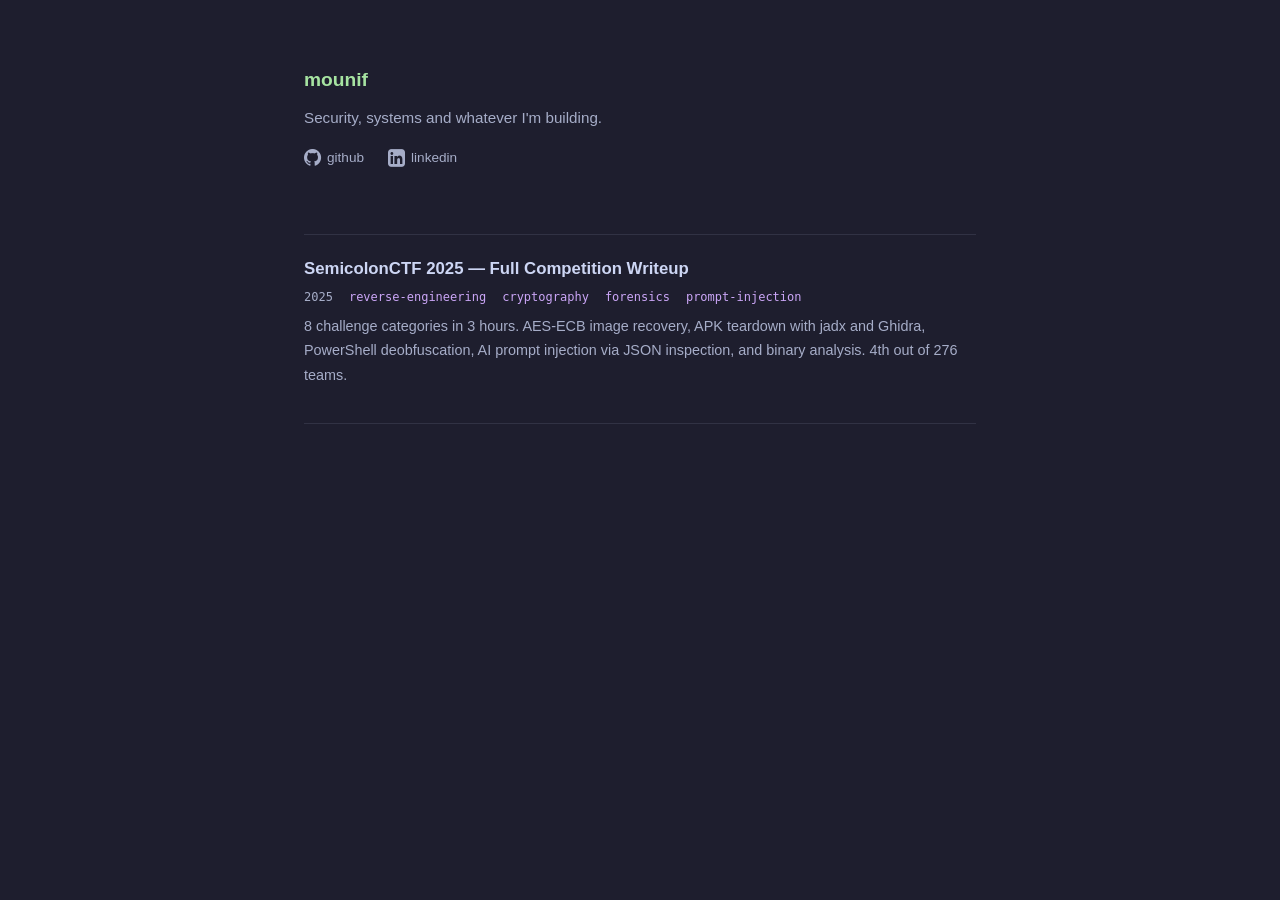
<file: index.html>
<!doctype html>
<html lang="en">
  <head>
    <meta charset="UTF-8" />
    <meta name="viewport" content="width=device-width, initial-scale=1.0" />
    <link rel="stylesheet" href="style.css" />
    <link
      rel="stylesheet"
      href="https://cdnjs.cloudflare.com/ajax/libs/font-awesome/4.7.0/css/font-awesome.min.css"
    />
    <title>mounif</title>
  </head>

  <body>
    <div class="container">
      <header>
        <div class="site-title">mounif <span></span></div>
        <p class="site-desc">Security, systems and whatever I'm building.</p>
        <div class="links">
          <a href="https://github.com/Mounif-El-Khatib">
            <i class="fa fa-github" style="font-size: 20px"></i>
            <span>github</span>
          </a>
          <a href="https://linkedin.com/in/mounif-e-446b69244/">
            <i class="fa fa-linkedin-square" style="font-size: 20px"></i>
            <span>linkedin</span>
          </a>
        </div>
      </header>

      <div class="post-list">
        <a class="post" href="semicolonctf25.html">
          <div class="post-title">
            SemicolonCTF 2025 — Full Competition Writeup
          </div>
          <div class="post-meta">
            <span>2025</span>
            <span class="tag">reverse-engineering</span>
            <span class="tag">cryptography</span>
            <span class="tag">forensics</span>
            <span class="tag">prompt-injection</span>
          </div>
          <p class="post-excerpt">
            8 challenge categories in 3 hours. AES-ECB image recovery, APK
            teardown with jadx and Ghidra, PowerShell deobfuscation, AI prompt
            injection via JSON inspection, and binary analysis. 4th out of 276
            teams.
          </p>
        </a>
      </div>
    </div>
  </body>
</html>
</file>
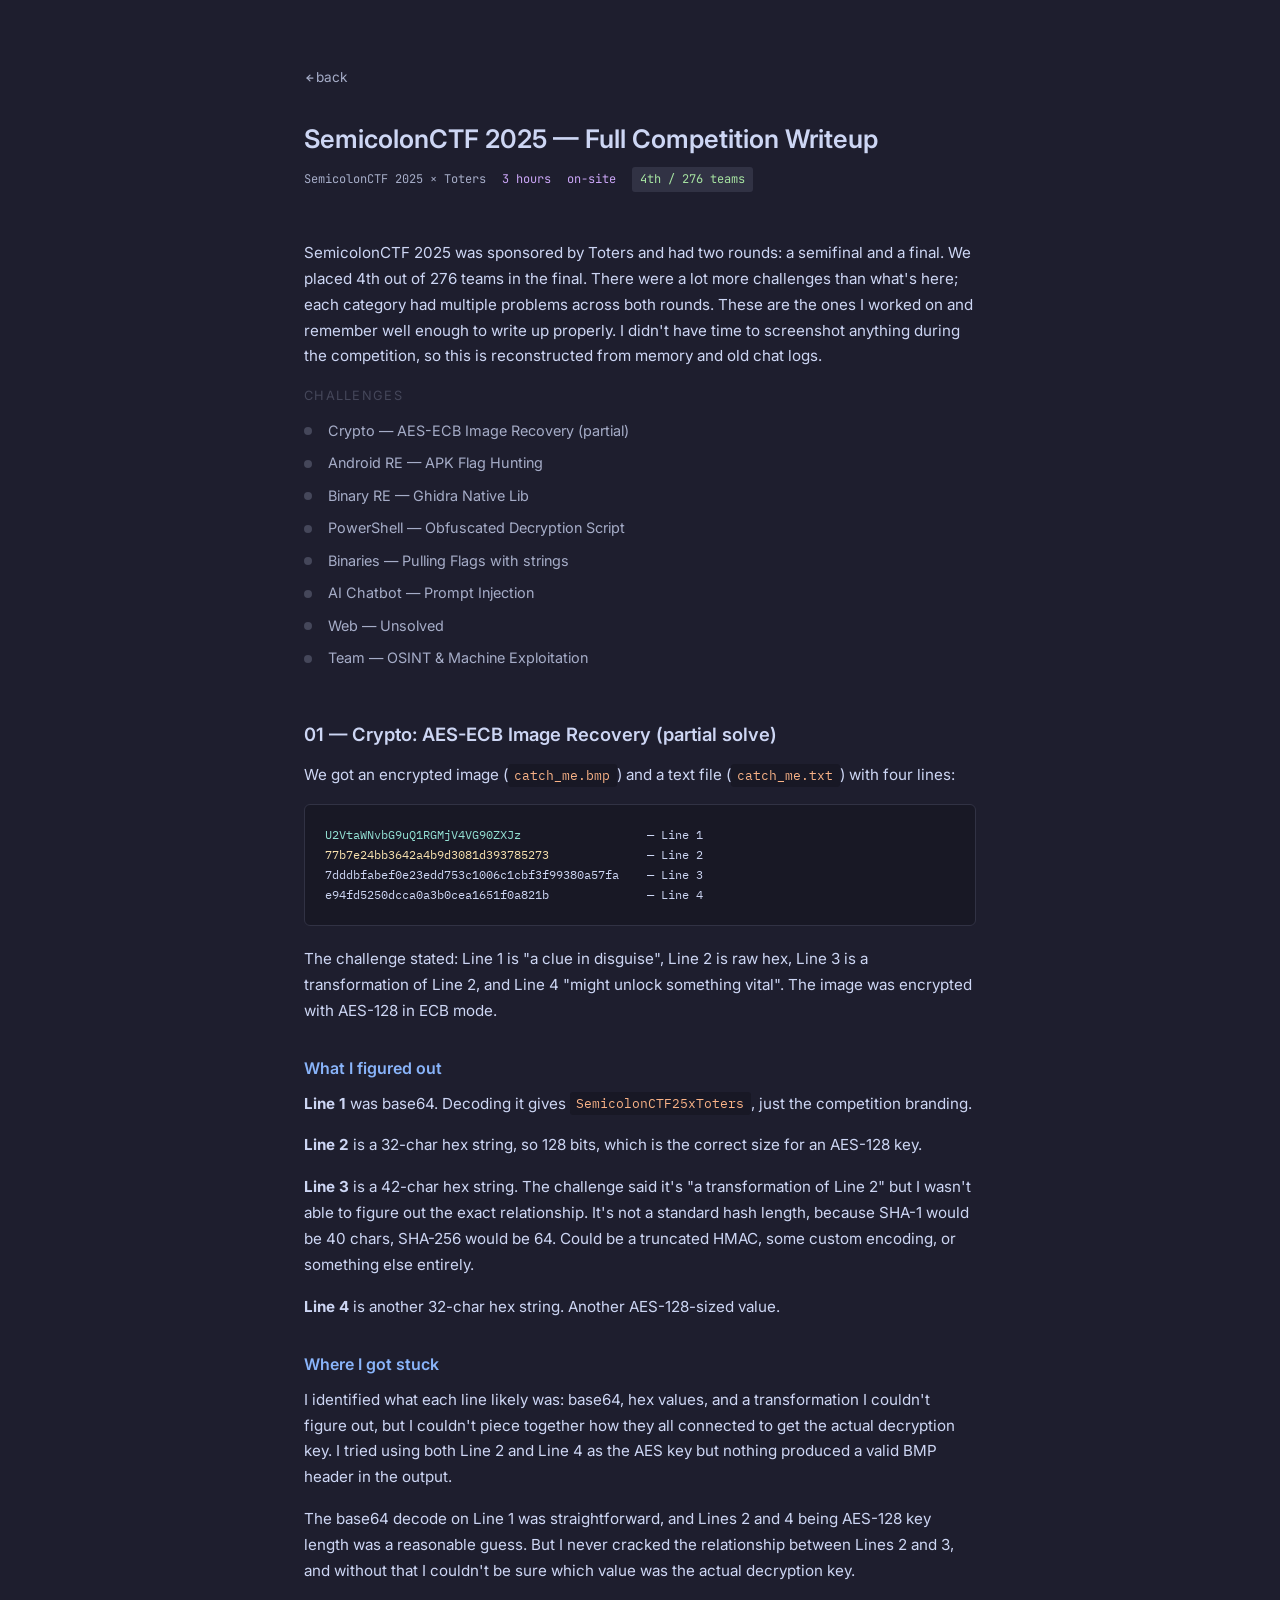
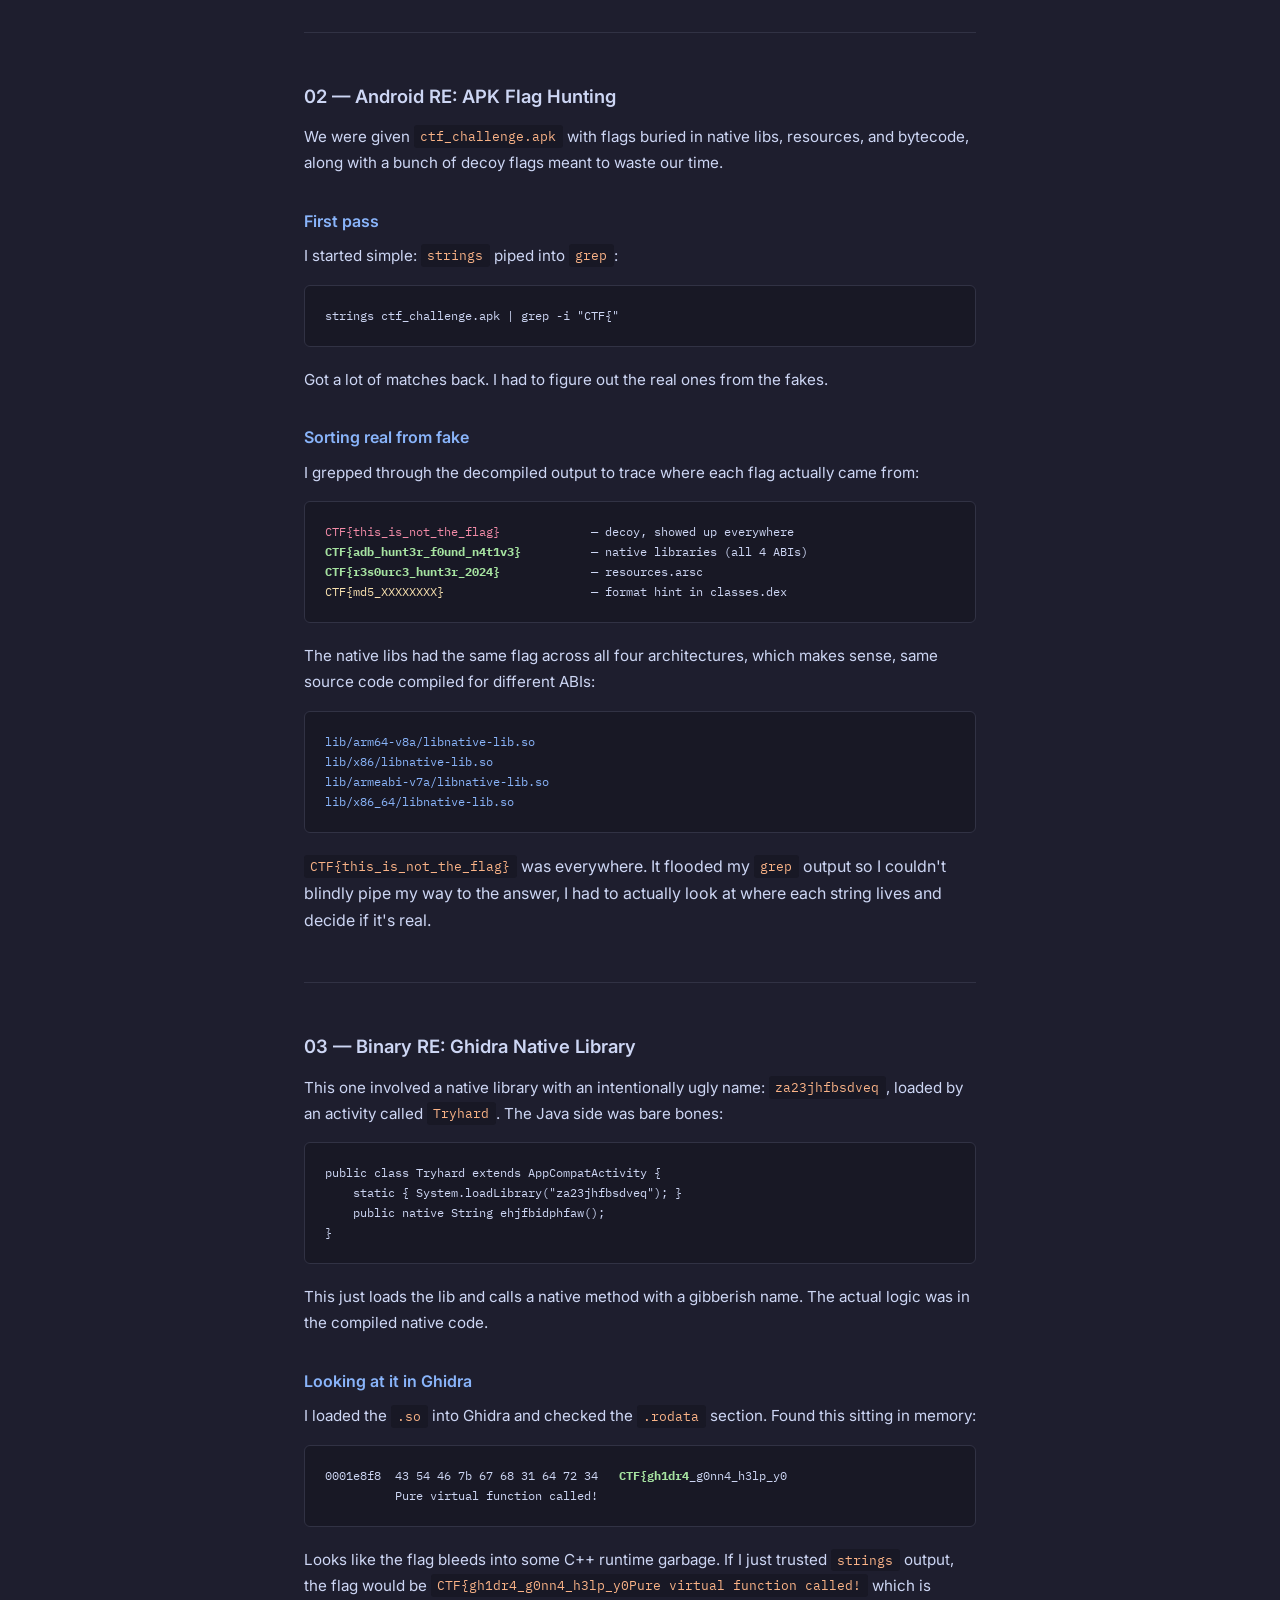
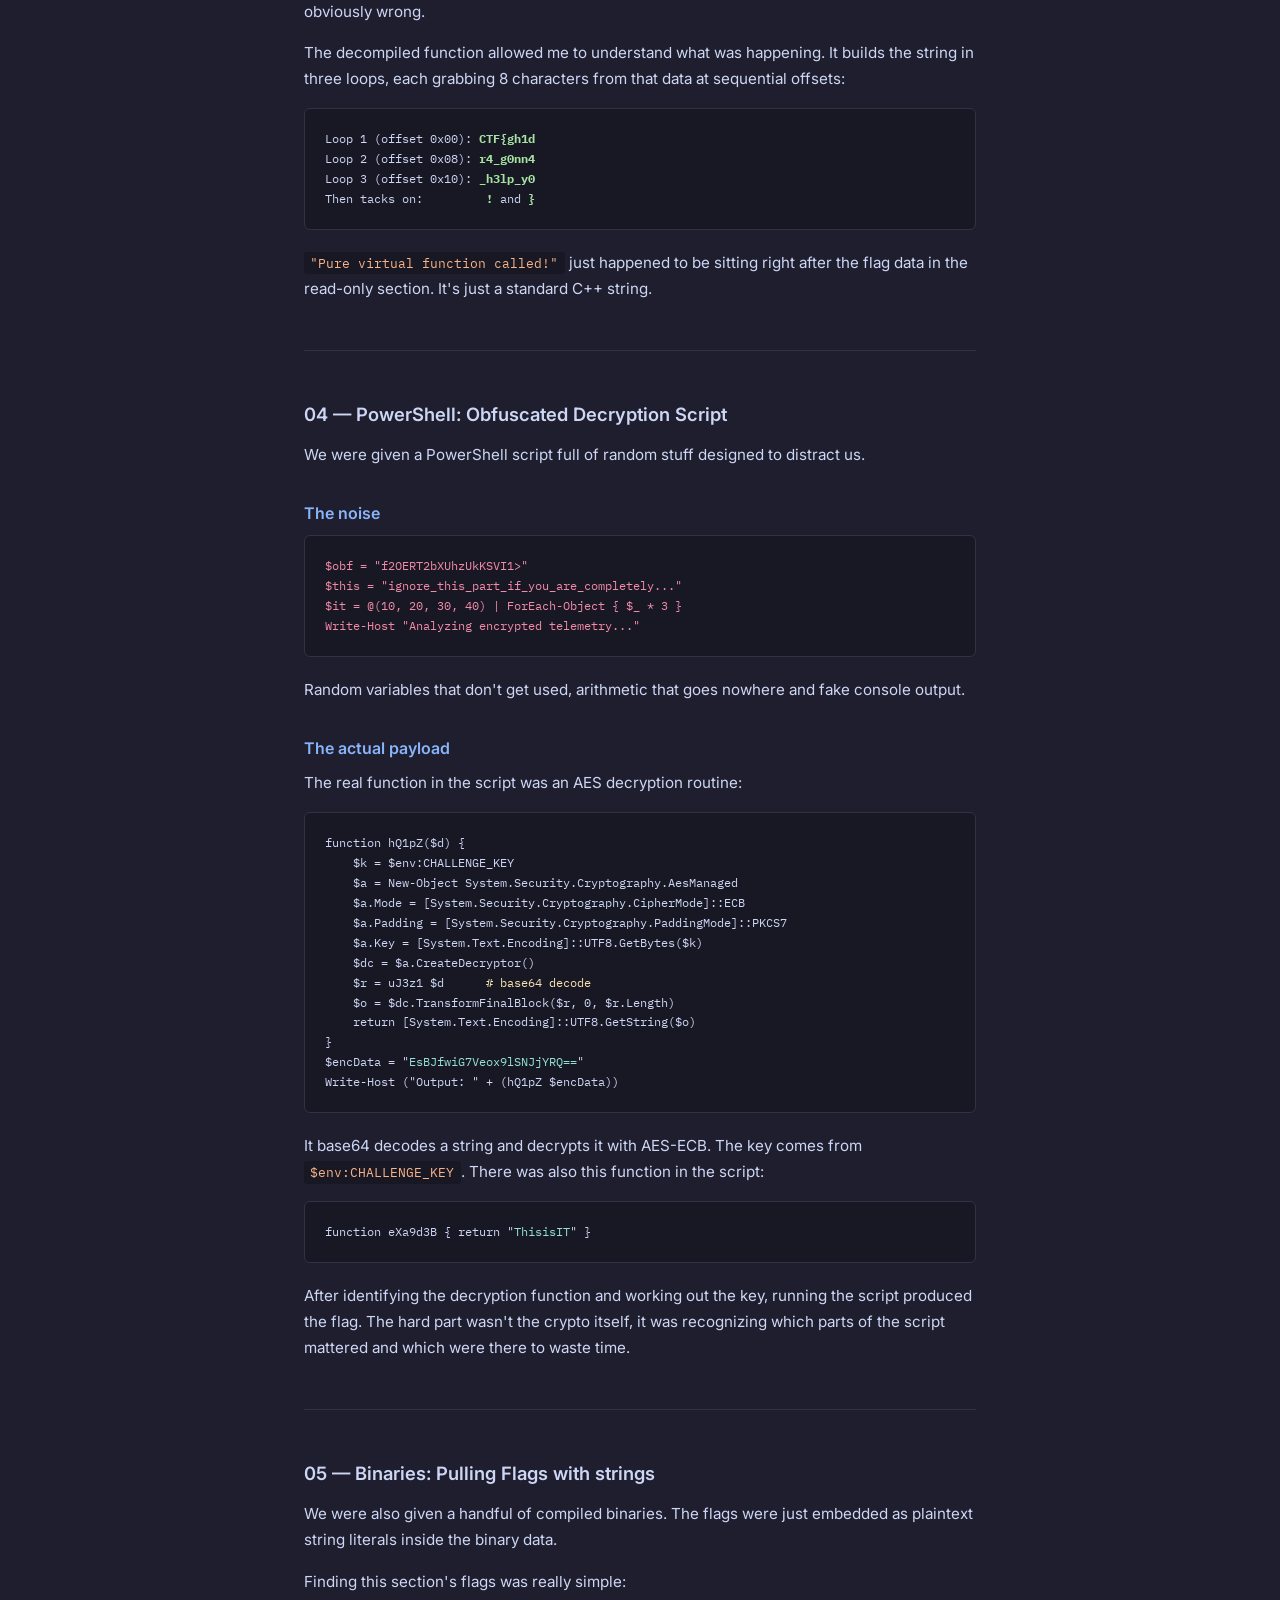
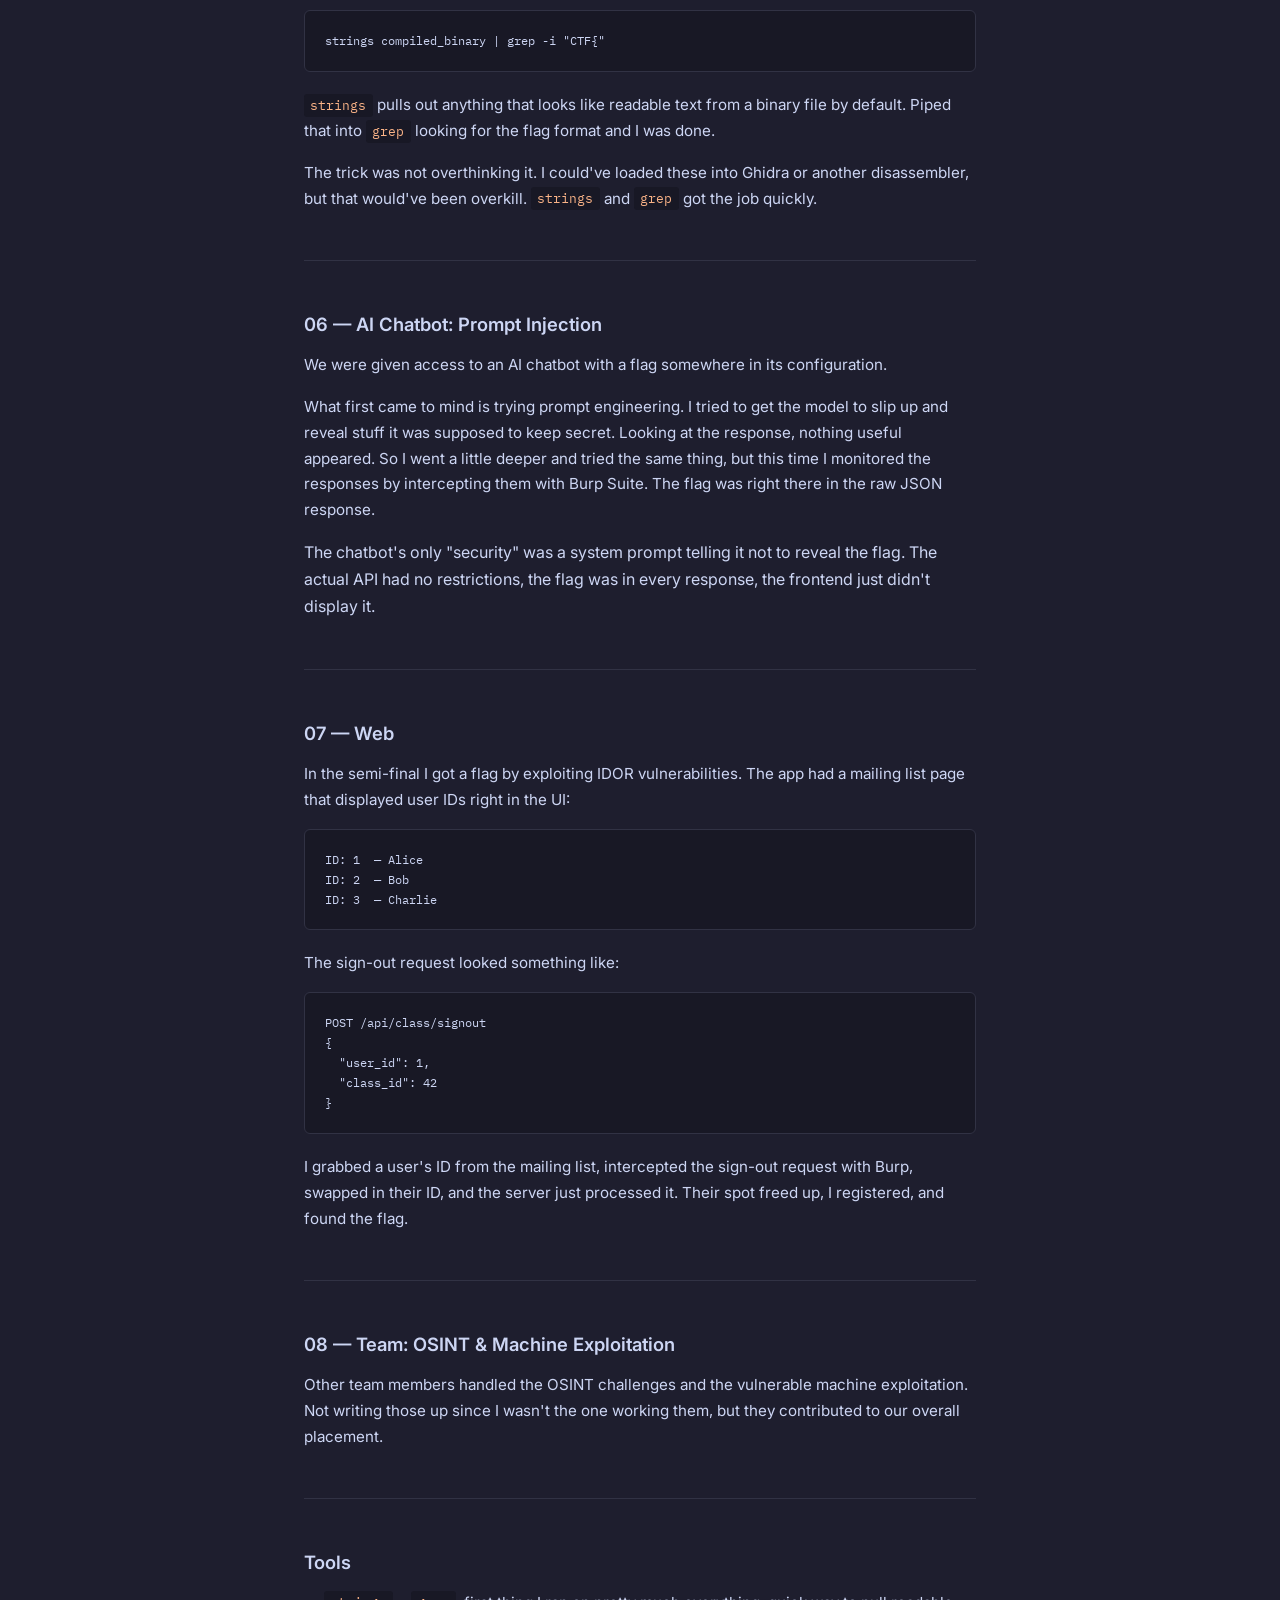
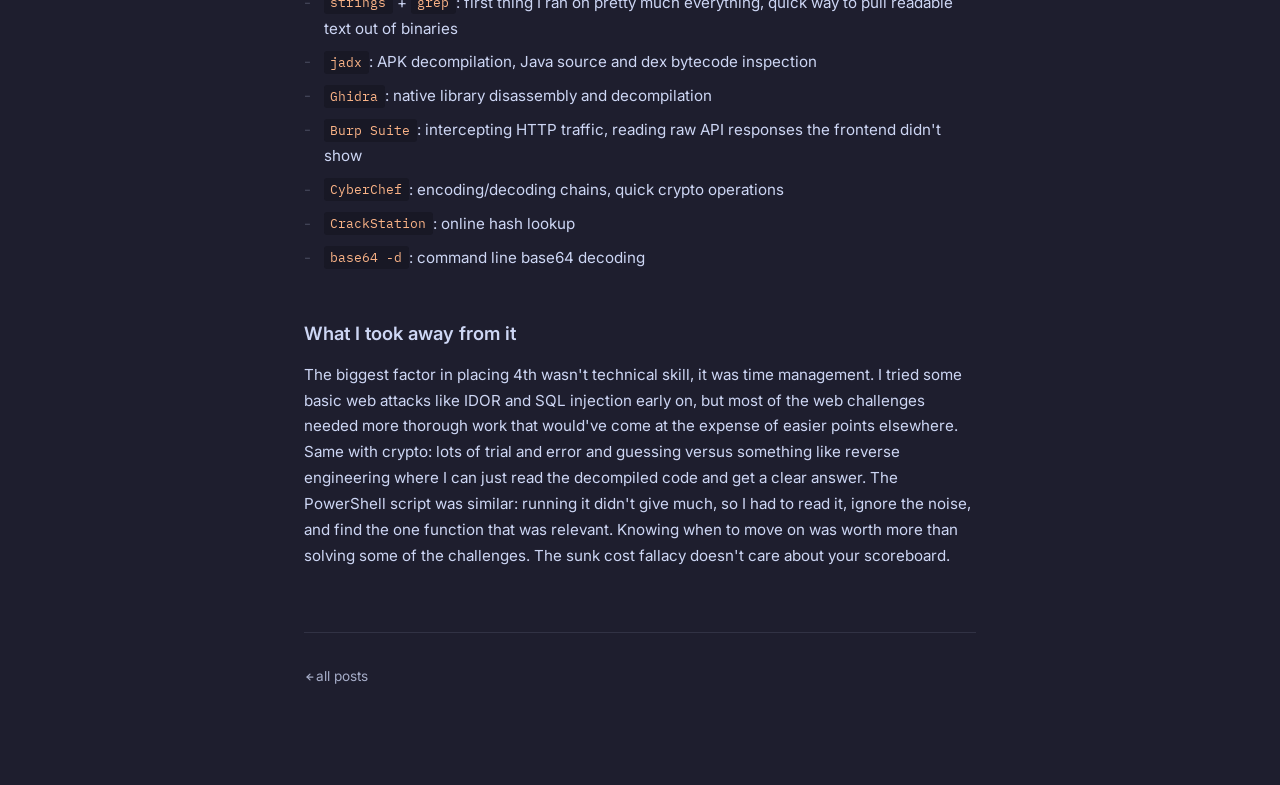
<file: semicolonctf25.html>
<!doctype html>
<html lang="en">
  <head>
    <meta charset="UTF-8" />
    <meta name="viewport" content="width=device-width, initial-scale=1.0" />
    <link rel="stylesheet" href="style.css" />
    <link
      rel="stylesheet"
      href="https://fonts.googleapis.com/css2?family=JetBrains+Mono:wght@400;500;700&family=Inter:wght@400;500;600&family=IBM+Plex+Mono:wght@400;500&display=swap"
    />
    <title>SemicolonCTF 2025 — Full Writeup | mounif</title>
  </head>
  <body>
    <div class="container">
      <a class="back" href="index.html">
        <svg
          width="12"
          height="10"
          viewBox="0 0 24 24"
          fill="none"
          stroke="currentColor"
          stroke-width="3"
          stroke-linecap="round"
          stroke-linejoin="round"
        >
          <line x1="19" y1="12" x2="5" y2="12"></line>
          <polyline points="12 19 5 12 12 5"></polyline>
        </svg>
        back
      </a>
      <div class="post-header">
        <h1>SemicolonCTF 2025 — Full Competition Writeup</h1>
        <div class="post-meta">
          <span>SemicolonCTF 2025 &times; Toters</span>
          <span class="tag">3 hours</span>
          <span class="tag">on-site</span>
          <span class="result">4th / 276 teams</span>
        </div>
      </div>

      <p>
        SemicolonCTF 2025 was sponsored by Toters and had two rounds: a
        semifinal and a final. We placed 4th out of 276 teams in the final.
        There were a lot more challenges than what's here; each category had
        multiple problems across both rounds. These are the ones I worked on and
        remember well enough to write up properly. I didn't have time to
        screenshot anything during the competition, so this is reconstructed
        from memory and old chat logs.
      </p>

      <div class="toc">
        <div class="toc-title">challenges</div>
        <ul>
          <li>
            <a href="#crypto">Crypto — AES-ECB Image Recovery (partial)</a>
          </li>
          <li><a href="#android">Android RE — APK Flag Hunting</a></li>
          <li><a href="#ghidra">Binary RE — Ghidra Native Lib</a></li>
          <li>
            <a href="#powershell">PowerShell — Obfuscated Decryption Script</a>
          </li>
          <li><a href="#binaries">Binaries — Pulling Flags with strings</a></li>
          <li><a href="#ai">AI Chatbot — Prompt Injection</a></li>
          <li><a href="#web">Web — Unsolved</a></li>
          <li><a href="#team">Team — OSINT &amp; Machine Exploitation</a></li>
        </ul>
      </div>

      <h2 id="crypto">01 — Crypto: AES-ECB Image Recovery (partial solve)</h2>

      <p>
        We got an encrypted image (<code>catch_me.bmp</code>) and a text file
        (<code>catch_me.txt</code>) with four lines:
      </p>

      <pre>
<span class="key">U2VtaWNvbG9uQ1RGMjV4VG90ZXJz</span>                  — Line 1
<span class="hint">77b7e24bb3642a4b9d3081d393785273</span>              — Line 2
7dddbfabef0e23edd753c1006c1cbf3f99380a57fa    — Line 3
e94fd5250dcca0a3b0cea1651f0a821b              — Line 4</pre>

      <p>
        The challenge stated: Line 1 is "a clue in disguise", Line 2 is raw hex,
        Line 3 is a transformation of Line 2, and Line 4 "might unlock something
        vital". The image was encrypted with AES-128 in ECB mode.
      </p>

      <h3>What I figured out</h3>

      <p>
        <strong>Line 1</strong> was base64. Decoding it gives
        <code>SemicolonCTF25xToters</code>, just the competition branding.
      </p>

      <p>
        <strong>Line 2</strong> is a 32-char hex string, so 128 bits, which is
        the correct size for an AES-128 key.
      </p>

      <p>
        <strong>Line 3</strong> is a 42-char hex string. The challenge said it's
        "a transformation of Line 2" but I wasn't able to figure out the exact
        relationship. It's not a standard hash length, because SHA-1 would be 40
        chars, SHA-256 would be 64. Could be a truncated HMAC, some custom
        encoding, or something else entirely.
      </p>

      <p>
        <strong>Line 4</strong> is another 32-char hex string. Another
        AES-128-sized value.
      </p>

      <h3>Where I got stuck</h3>

      <p>
        I identified what each line likely was: base64, hex values, and a
        transformation I couldn't figure out, but I couldn't piece together how
        they all connected to get the actual decryption key. I tried using both
        Line 2 and Line 4 as the AES key but nothing produced a valid BMP header
        in the output.
      </p>

      <p>
        The base64 decode on Line 1 was straightforward, and Lines 2 and 4 being
        AES-128 key length was a reasonable guess. But I never cracked the
        relationship between Lines 2 and 3, and without that I couldn't be sure
        which value was the actual decryption key.
      </p>

      <hr class="separator" />

      <h2 id="android">02 — Android RE: APK Flag Hunting</h2>

      <p>
        We were given <code>ctf_challenge.apk</code> with flags buried in native
        libs, resources, and bytecode, along with a bunch of decoy flags meant
        to waste our time.
      </p>

      <h3>First pass</h3>

      <p>
        I started simple: <code>strings</code> piped into <code>grep</code>:
      </p>

      <pre>strings ctf_challenge.apk | grep -i "CTF{"</pre>

      <p>
        Got a lot of matches back. I had to figure out the real ones from the
        fakes.
      </p>

      <h3>Sorting real from fake</h3>

      <p>
        I grepped through the decompiled output to trace where each flag
        actually came from:
      </p>

      <pre><span class="decoy">CTF{this_is_not_the_flag}</span>             — decoy, showed up everywhere
<span class="flag">CTF{adb_hunt3r_f0und_n4t1v3}</span>          — native libraries (all 4 ABIs)
<span class="flag">CTF{r3s0urc3_hunt3r_2024}</span>             — resources.arsc
<span class="hint">CTF{md5_XXXXXXXX}</span>                     — format hint in classes.dex</pre>

      <p>
        The native libs had the same flag across all four architectures, which
        makes sense, same source code compiled for different ABIs:
      </p>

      <pre><span class="path">lib/arm64-v8a/libnative-lib.so</span>
<span class="path">lib/x86/libnative-lib.so</span>
<span class="path">lib/armeabi-v7a/libnative-lib.so</span>
<span class="path">lib/x86_64/libnative-lib.so</span></pre>

      <div>
        <code>CTF{this_is_not_the_flag}</code> was everywhere. It flooded my
        <code>grep</code> output so I couldn't blindly pipe my way to the
        answer, I had to actually look at where each string lives and decide if
        it's real.
      </div>

      <hr class="separator" />

      <h2 id="ghidra">03 — Binary RE: Ghidra Native Library</h2>

      <p>
        This one involved a native library with an intentionally ugly name:
        <code>za23jhfbsdveq</code>, loaded by an activity called
        <code>Tryhard</code>. The Java side was bare bones:
      </p>

      <pre>
public class Tryhard extends AppCompatActivity {
    static { System.loadLibrary("za23jhfbsdveq"); }
    public native String ehjfbidphfaw();
}</pre>

      <p>
        This just loads the lib and calls a native method with a gibberish name.
        The actual logic was in the compiled native code.
      </p>

      <h3>Looking at it in Ghidra</h3>

      <p>
        I loaded the <code>.so</code> into Ghidra and checked the
        <code>.rodata</code> section. Found this sitting in memory:
      </p>

      <pre>0001e8f8  43 54 46 7b 67 68 31 64 72 34   <span class="flag">CTF{gh1dr4</span>_g0nn4_h3lp_y0
          Pure virtual function called!</pre>

      <p>
        Looks like the flag bleeds into some C++ runtime garbage. If I just
        trusted <code>strings</code> output, the flag would be
        <code>CTF{gh1dr4_g0nn4_h3lp_y0Pure virtual function called!</code> which
        is obviously wrong.
      </p>

      <p>
        The decompiled function allowed me to understand what was happening. It
        builds the string in three loops, each grabbing 8 characters from that
        data at sequential offsets:
      </p>

      <pre>Loop 1 (offset 0x00): <span class="flag">CTF{gh1d</span>
Loop 2 (offset 0x08): <span class="flag">r4_g0nn4</span>
Loop 3 (offset 0x10): <span class="flag">_h3lp_y0</span>
Then tacks on:         <span class="flag">!</span> and <span class="flag">}</span></pre>

      <p>
        <code>"Pure virtual function called!"</code> just happened to be sitting
        right after the flag data in the read-only section. It's just a standard
        C++ string.
      </p>

      <hr class="separator" />

      <h2 id="powershell">04 — PowerShell: Obfuscated Decryption Script</h2>

      <p>
        We were given a PowerShell script full of random stuff designed to
        distract us.
      </p>

      <h3>The noise</h3>
      <pre><span class="decoy">$obf = "f2OERT2bXUhzUkKSVI1>"</span>
<span class="decoy">$this = "ignore_this_part_if_you_are_completely..."</span>
<span class="decoy">$it = @(10, 20, 30, 40) | ForEach-Object { $_ * 3 }</span>
<span class="decoy">Write-Host "Analyzing encrypted telemetry..."</span></pre>

      <p>
        Random variables that don't get used, arithmetic that goes nowhere and
        fake console output.
      </p>

      <h3>The actual payload</h3>
      <p>The real function in the script was an AES decryption routine:</p>
      <pre>function hQ1pZ($d) {
    $k = $env:CHALLENGE_KEY
    $a = New-Object System.Security.Cryptography.AesManaged
    $a.Mode = [System.Security.Cryptography.CipherMode]::ECB
    $a.Padding = [System.Security.Cryptography.PaddingMode]::PKCS7
    $a.Key = [System.Text.Encoding]::UTF8.GetBytes($k)
    $dc = $a.CreateDecryptor()
    $r = uJ3z1 $d      <span class="hint"># base64 decode</span>
    $o = $dc.TransformFinalBlock($r, 0, $r.Length)
    return [System.Text.Encoding]::UTF8.GetString($o)
}
$encData = "<span class="key">EsBJfwiG7Veox9lSNJjYRQ==</span>"
Write-Host ("Output: " + (hQ1pZ $encData))</pre>

      <p>
        It base64 decodes a string and decrypts it with AES-ECB. The key comes
        from <code>$env:CHALLENGE_KEY</code>. There was also this function in
        the script:
      </p>
      <pre>function eXa9d3B { return "<span class="key">ThisisIT</span>" }</pre>

      <p>
        After identifying the decryption function and working out the key,
        running the script produced the flag. The hard part wasn't the crypto
        itself, it was recognizing which parts of the script mattered and which
        were there to waste time.
      </p>
      <hr class="separator" />

      <h2 id="binaries">05 — Binaries: Pulling Flags with strings</h2>

      <p>
        We were also given a handful of compiled binaries. The flags were just
        embedded as plaintext string literals inside the binary data.
      </p>

      <p>Finding this section's flags was really simple:</p>

      <pre>strings compiled_binary | grep -i "CTF{"</pre>

      <p>
        <code>strings</code> pulls out anything that looks like readable text
        from a binary file by default. Piped that into <code>grep</code> looking
        for the flag format and I was done.
      </p>

      <p>
        The trick was not overthinking it. I could've loaded these into Ghidra
        or another disassembler, but that would've been overkill.
        <code>strings</code> and <code>grep</code> got the job quickly.
      </p>

      <hr class="separator" />

      <h2 id="ai">06 — AI Chatbot: Prompt Injection</h2>

      <p>
        We were given access to an AI chatbot with a flag somewhere in its
        configuration.
      </p>

      <p>
        What first came to mind is trying prompt engineering. I tried to get the
        model to slip up and reveal stuff it was supposed to keep secret.
        Looking at the response, nothing useful appeared. So I went a little
        deeper and tried the same thing, but this time I monitored the responses
        by intercepting them with Burp Suite. The flag was right there in the
        raw JSON response.
      </p>

      <div>
        The chatbot's only "security" was a system prompt telling it not to
        reveal the flag. The actual API had no restrictions, the flag was in
        every response, the frontend just didn't display it.
      </div>

      <hr class="separator" />

      <h2 id="web">07 — Web</h2>

      <p>
        In the semi-final I got a flag by exploiting IDOR vulnerabilities. The
        app had a mailing list page that displayed user IDs right in the UI:
      </p>

      <pre>
ID: 1  — Alice
ID: 2  — Bob
ID: 3  — Charlie</pre>

      <p>The sign-out request looked something like:</p>

      <pre>
POST /api/class/signout
{
  "user_id": 1,
  "class_id": 42
}</pre>

      <p>
        I grabbed a user's ID from the mailing list, intercepted the sign-out
        request with Burp, swapped in their ID, and the server just processed
        it. Their spot freed up, I registered, and found the flag.
      </p>

      <hr class="separator" />

      <h2 id="team">08 — Team: OSINT &amp; Machine Exploitation</h2>

      <p>
        Other team members handled the OSINT challenges and the vulnerable
        machine exploitation. Not writing those up since I wasn't the one
        working them, but they contributed to our overall placement.
      </p>

      <hr class="separator" />

      <h2>Tools</h2>

      <ul class="tools-list">
        <li>
          <code>strings</code> + <code>grep</code>: first thing I ran on pretty
          much everything, quick way to pull readable text out of binaries
        </li>
        <li>
          <code>jadx</code>: APK decompilation, Java source and dex bytecode
          inspection
        </li>
        <li>
          <code>Ghidra</code>: native library disassembly and decompilation
        </li>
        <li>
          <code>Burp Suite</code>: intercepting HTTP traffic, reading raw API
          responses the frontend didn't show
        </li>
        <li>
          <code>CyberChef</code>: encoding/decoding chains, quick crypto
          operations
        </li>
        <li><code>CrackStation</code>: online hash lookup</li>
        <li><code>base64 -d</code>: command line base64 decoding</li>
      </ul>

      <h2>What I took away from it</h2>

      <p>
        The biggest factor in placing 4th wasn't technical skill, it was time
        management. I tried some basic web attacks like IDOR and SQL injection
        early on, but most of the web challenges needed more thorough work that
        would've come at the expense of easier points elsewhere. Same with
        crypto: lots of trial and error and guessing versus something like
        reverse engineering where I can just read the decompiled code and get a
        clear answer. The PowerShell script was similar: running it didn't give
        much, so I had to read it, ignore the noise, and find the one function
        that was relevant. Knowing when to move on was worth more than solving
        some of the challenges. The sunk cost fallacy doesn't care about your
        scoreboard.
      </p>

      <footer>
        <a class="back" href="index.html">
          <svg
            width="12"
            height="10"
            viewBox="0 0 24 24"
            fill="none"
            stroke="currentColor"
            stroke-width="3"
            stroke-linecap="round"
            stroke-linejoin="round"
          >
            <line x1="19" y1="12" x2="5" y2="12"></line>
            <polyline points="12 19 5 12 12 5"></polyline>
          </svg>
          all posts
        </a>
      </footer>
    </div>
  </body>
</html>
</file>
<file: style.css>
:root {
  --base: #1e1e2e;
  --mantle: #181825;
  --crust: #11111b;
  --text: #cdd6f4;
  --subtext: #a6adc8;
  --surface0: #313244;
  --surface1: #45475a;
  --green: #a6e3a1;
  --red: #f38ba8;
  --mauve: #cba6f7;
  --blue: #89b4fa;
  --peach: #fab387;
  --yellow: #f9e2af;
  --teal: #94e2d5;
}

* {
  margin: 0;
  padding: 0;
  box-sizing: border-box;
}

body {
  background: var(--base);
  color: var(--text);
  font-family: "Inter", sans-serif;
  line-height: 1.7;
  min-height: 100vh;
}

.container {
  max-width: 720px;
  margin: 0 auto;
  padding: 4rem 1.5rem;
}

header {
  margin-bottom: 4rem;
}

.site-title {
  font-family: "Inter", sans-serif;
  font-size: 1.2rem;
  font-weight: 700;
  color: var(--green);
  margin-bottom: 0.5rem;
}

.site-title span {
  color: var(--subtext);
  font-weight: 400;
}

.site-desc {
  color: var(--subtext);
  font-size: 0.95rem;
  max-width: 500px;
}

.links {
  margin-top: 1rem;
  display: flex;
  gap: 1.5rem;
}

.links a {
  font-family: "Inter", sans-serif;
  font-size: 0.85rem;
  color: var(--subtext);
  text-decoration: none;
  transition: color 0.2s;
  display: flex;
  align-items: center;
  gap: 6px;
}

.links a:hover {
  color: var(--blue);
}

.post-list {
  display: flex;
  flex-direction: column;
  gap: 1px;
}

.post {
  display: block;
  text-decoration: none;
  padding: 1.25rem 0;
  border-bottom: 1px solid var(--surface0);
  transition: all 0.2s;
}

.post:first-child {
  border-top: 1px solid var(--surface0);
}

.post:hover {
  padding-left: 0.75rem;
}

.post-title {
  font-family: "Inter", sans-serif;
  font-size: 1.05rem;
  font-weight: 600;
  color: var(--text);
  margin-bottom: 0.25rem;
}

.post:hover .post-title {
  color: var(--green);
}

.post-meta {
  font-family: "JetBrains Mono", monospace;
  font-size: 0.75rem;
  color: var(--subtext);
  display: flex;
  gap: 1rem;
  flex-wrap: wrap;
  align-items: center;
}

.tag {
  color: var(--mauve);
}

.post-excerpt {
  color: var(--subtext);
  font-size: 0.9rem;
  margin-top: 0.4rem;
}

.back {
  font-size: 0.85rem;
  color: var(--subtext);
  text-decoration: none;
  display: inline-block;
  margin-bottom: 2rem;
  transition: color 0.2s;
}

.back:hover {
  color: var(--green);
}

.post-header {
  margin-bottom: 3rem;
}

.post-header h1 {
  font-size: 1.6rem;
  font-weight: 600;
  line-height: 1.3;
  margin-bottom: 0.75rem;
}

.result {
  display: inline-block;
  background: var(--surface0);
  color: var(--green);
  font-family: "JetBrains Mono", monospace;
  font-size: 0.75rem;
  padding: 0.15rem 0.5rem;
  border-radius: 3px;
}

h2 {
  font-size: 1.15rem;
  font-weight: 600;
  margin-top: 3rem;
  margin-bottom: 0.75rem;
  color: var(--text);
}

h3 {
  font-size: 1rem;
  font-weight: 600;
  margin-top: 2rem;
  margin-bottom: 0.5rem;
  color: var(--blue);
  font-family: "Inter", sans-serif;
}

p {
  margin-bottom: 1rem;
  color: var(--text);
  font-size: 0.95rem;
}

code {
  font-family: "IBM Plex Mono", "JetBrains Mono", monospace;
  font-size: 0.83rem;
  background: var(--mantle);
  padding: 0.15rem 0.4rem;
  border-radius: 3px;
  color: var(--peach);
}

pre {
  background: var(--mantle);
  border: 1px solid var(--surface0);
  border-radius: 6px;
  padding: 1.25rem;
  overflow-x: auto;
  margin-bottom: 1.25rem;
  font-family: "IBM Plex Mono", "JetBrains Mono", monospace;
  font-size: 0.78rem;
  line-height: 1.6;
  color: var(--text);
}

.flag {
  color: var(--green);
  font-weight: 700;
}
.decoy {
  color: var(--red);
}
.path {
  color: var(--blue);
}
.hint {
  color: var(--yellow);
}
.key {
  color: var(--teal);
}

.callout.warn {
  border-left-color: var(--yellow);
}
.callout.win {
  border-left-color: var(--green);
}

.toc {
  margin-bottom: 2.5rem;
}

.toc-title {
  font-family: "Inter", sans-serif;
  font-size: 0.8rem;
  color: var(--surface1);
  text-transform: uppercase;
  letter-spacing: 0.1em;
  margin-bottom: 0.75rem;
}

.toc ul {
  list-style: none;
  padding: 0;
}

.toc li {
  position: relative;
  padding-left: 1.5rem;
  margin-bottom: 0.5rem;
  display: flex;
  align-items: center;
}

.toc li::before {
  content: "";
  position: absolute;
  left: 0;
  width: 8px;
  height: 8px;
  background: var(--surface1);
  border-radius: 50%;
  transition:
    border-radius 0.2s,
    background 0.2s,
    width 0.2s,
    height 0.2s;
}

.toc li:hover::before {
  border-radius: 2px;
  background: var(--green);
  width: 10px;
  height: 10px;
}

.toc a {
  font-size: 0.9rem;
  color: var(--subtext);
  text-decoration: none;
  transition:
    color 0.2s,
    transform 0.2s;
  display: inline-block;
}

.toc li:hover a {
  color: var(--text);
  transform: translateX(4px);
}

.separator {
  border: none;
  border-top: 1px solid var(--surface0);
  margin: 3rem 0;
}

.section-label {
  font-family: "Inter", sans-serif;
  font-size: 0.75rem;
  color: var(--surface1);
  text-transform: uppercase;
  letter-spacing: 0.1em;
  margin-bottom: 1.5rem;
}

footer {
  margin-top: 4rem;
  padding-top: 2rem;
  border-top: 1px solid var(--surface0);
  font-size: 0.75rem;
  color: var(--surface1);
}

.back {
  font-size: 0.85rem;
  color: var(--subtext);
  text-decoration: none;
  display: inline-flex;
  align-items: center;
  margin-bottom: 2rem;
  transition: color 0.2s;
}

.back-bottom {
  font-size: 0.85rem;
  color: var(--subtext);
  text-decoration: none;
  display: inline-flex;
  align-items: center;
  transition: color 0.2s;
}

.back:hover,
.back-bottom:hover {
  color: var(--green);
}

.arrow {
  display: inline-block;
  transform: translateY(-3px);
}

.tools-list {
  list-style: none;
  padding: 0;
}

.tools-list li {
  position: relative;
  padding-left: 1.25rem;
  margin-bottom: 0.5rem;
  font-size: 0.95rem;
  color: var(--text);
}

.tools-list li::before {
  content: "-";
  position: absolute;
  left: 0;
  color: var(--surface1);
}
</file>
